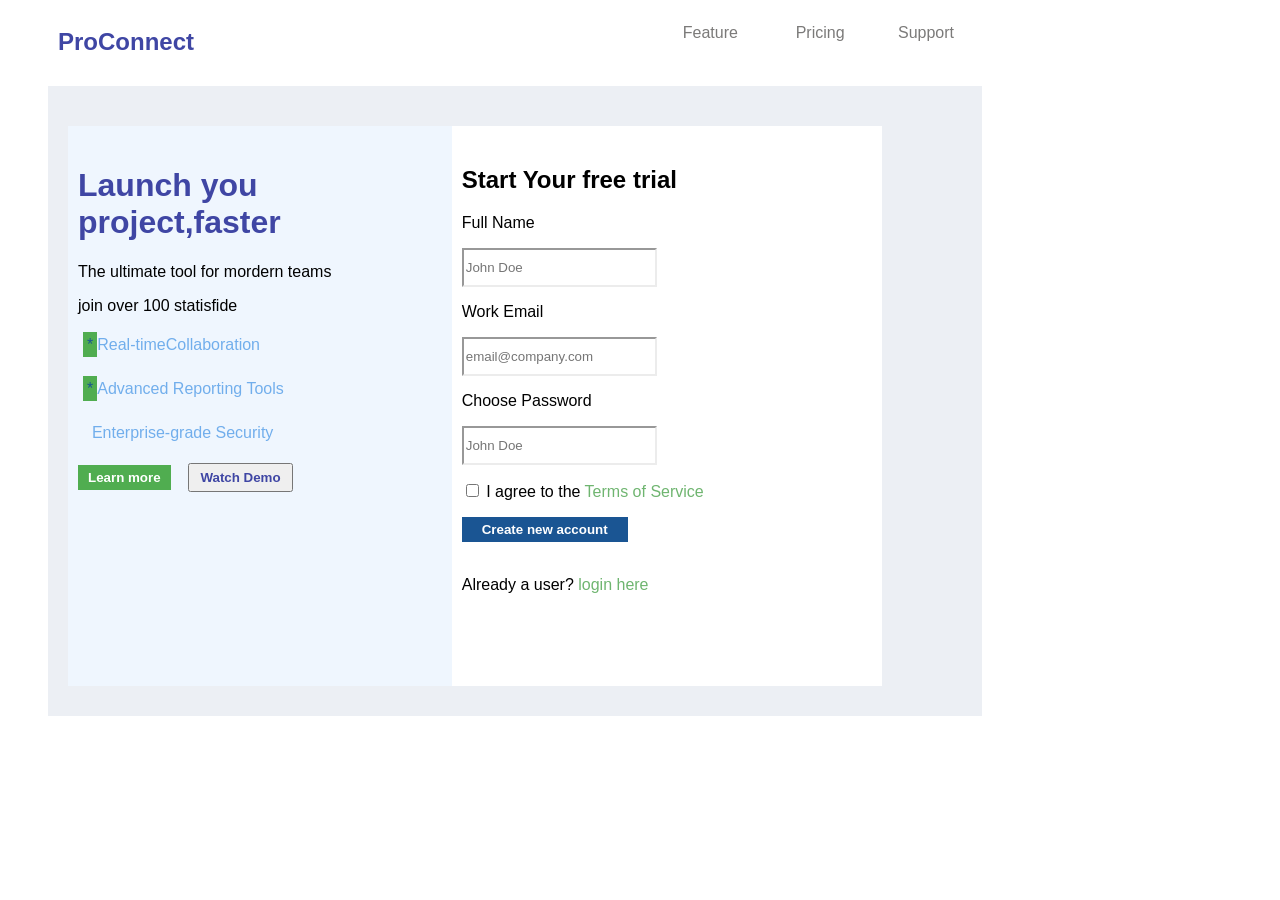
<file: Fall25-mid/qns-1-proconnect/index.html>
<!DOCTYPE html>
<html lang="en">

<head>
    <meta charset="UTF-8">
    <meta name="viewport" content="width=device-width, initial-scale=1.0">
    <title>Document</title>

    <link rel="stylesheet" href="style.css">

</head>

<body>
    <div id="p">
        <div id="pro">
            <h2 style="color: #3f46a4;">ProConnect</h2>
        </div>
        <div id="prorighr">
            <p style="color:#7b7a79;">Feature &numsp; &numsp; &numsp; &numsp; Pricing &numsp; &numsp; &numsp;
                &numsp;Support</p>
        </div>
    </div>



    <div id="top">
        

        <div id="div12">
            <div id="div1">
                <h1 style="color: #3f46a4;">Launch you project,faster</h1>
                <p>The ultimate tool for mordern teams</p>
                <p>join over 100 statisfide</p>
                <div id="checkbox">
                    <p class="icon"><span class="click">*</span><SPan
                            style="color: #71AEEC;">Real-timeCollaboration</SPan>
                    </p>
                    <p class="icon"><span class="click">*</span><SPan style="color: #71AEEC;">Advanced Reporting
                            Tools</SPan></p>
                    <p class="icon"> &numsp;<SPan style="color: #71AEEC;">Enterprise-grade Security</SPan></p>

                    <button id="button1">Learn more</button> &numsp;
                    <button id="button2">Watch Demo</button>

                </div>



            </div>





            <div id="div2">
                <h2>Start Your free trial</h2>

                <p>Full Name</p>
                <input type="test" name="" placeholder="John Doe" class="inputform">
                <p>Work Email</p>
                <input type="email" name="" placeholder="email@company.com" class="inputform">
                <p>Choose Password</p>
                <input type="password" name="" placeholder="John Doe" class="inputform">


                <p><input type="checkbox" name="" id=""> I agree to the <a href="" style="text-decoration: none;"><span
                            style="color: #6FB570;">Terms of
                            Service</span></a> </p>

                <button id="aa">Create new account</button>
                <br><br>
                <p>Already a user? <a href="" style="text-decoration: none;"><span style="color: #6FB570;">login
                            here</span></a></p>


            </div>
        </div>

    </div>

</body>

</html>
</file>
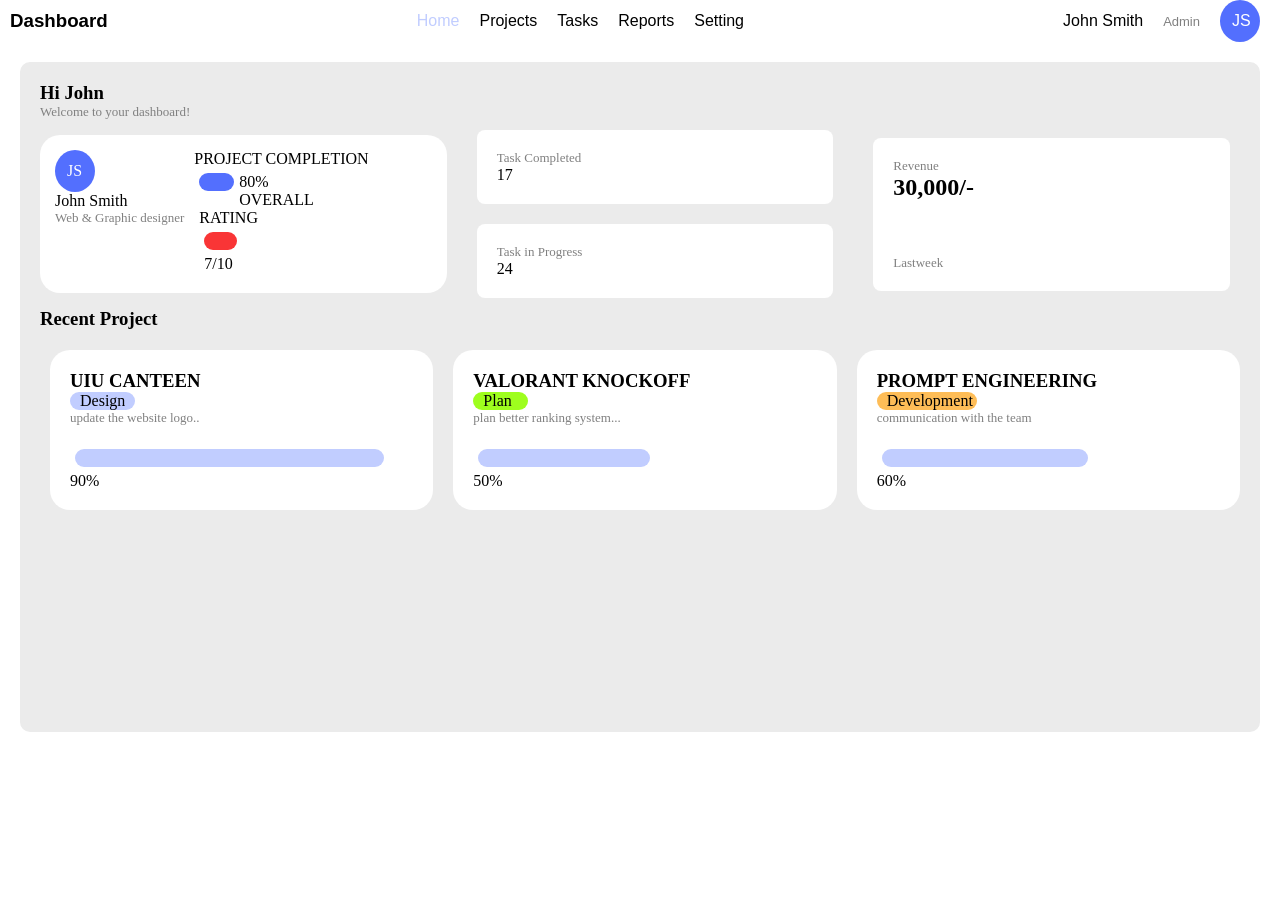
<file: Fall25-mid/qns-2-Dashboard/index.html>
<!DOCTYPE html>
<html lang="en">

<head>
    <meta charset="UTF-8">
    <meta name="viewport" content="width=device-width, initial-scale=1.0">
    <title>Document</title>
    <link rel="stylesheet" href="style.css">
</head>

<body>
    <div id="top">
        <div id="topleft">
            <h3>Dashboard</h3>
        </div>

        <div id="topmiddle">
            <p style="color:#C1CDFF ;">Home</p>
            <p>Projects</p>
            <p>Tasks</p>
            <p>Reports</p>
            <p>Setting</p>
        </div>

        <div id="topright">
            <p>John Smith </p>
            <p style="font-size: small;color: gray;">Admin</p>
            <div class="userdp">JS</div>

        </div>
    </div>


    <div id="middle">

        <div>
            <h3>Hi John</h3>
            <p style="font-size: small;color: grey;">Welcome to your dashboard!</p>
        </div>

        <div id="mid">
            <div id="div1">
                <div id="div1.1">

                    <div class="userdp">JS</div>
                    <p>John Smith </p>
                    <p style="font-size: small;color: gray;">Web & Graphic designer</p>

                </div>
                <div id="div1.2">

                    <P>PROJECT COMPLETION</P>
                    <div class="smallline" id="progress-80">

                    </div>
                    <div class="smallline">
                        <p>80%</p>

                        <P>OVERALL RATING</P>
                        <div class="smallline" id="progress-7">
                        </div>
                        <div class="smallline">
                            <p>7/10</p>


                        </div>
                    </div>


                </div>

            </div>



            <div id="div2">
                <div class="div21">
                    <p style="font-size: small;color: grey;">Task Completed</p>
                    <p>17</p>
                </div>
                <div class="div21">
                    <p style="font-size: small;color: grey;">Task in Progress</p>
                    <p>24</p>
                </div>


            </div>


            <div id="div3">
                <div class="div21">
                    <p style="font-size: small;color: grey;">Revenue</p>
                    <h2>30,000/-</h2><br><br><br>

                    <p style="font-size: small;color: grey;">Lastweek</p>

                </div>


            </div>
        </div>








        <h3>Recent Project</h3>

        <div id="final">


            <div class="box">

                <h3>UIU CANTEEN</h3>

                <div id="userdp1">Design</div>

                <p style="font-size: small;color: gray;">update the website logo.. </p><br>
                <div class="smallline" id="progress-90"></div>
                <p>90%</p>

            </div>



            <div class="box">

                <h3>VALORANT KNOCKOFF</h3>

                <div id="userdp2">Plan</div>

                <p style="font-size: small;color: gray;">plan better ranking system... </p><br>
                <div class="smallline" id="progress-50"></div>
                <p>50%</p>

            </div>



            <div class="box">

                <h3>PROMPT ENGINEERING</h3>

                <div id="userdp3">Development</div>

                <p style="font-size: small;color: gray;">communication with the team </p><br>
                <div class="smallline" id="progress-60"></div>
                <p>60%</p>

            </div>

        </div>


    </div>



</body>



</html>
</file>
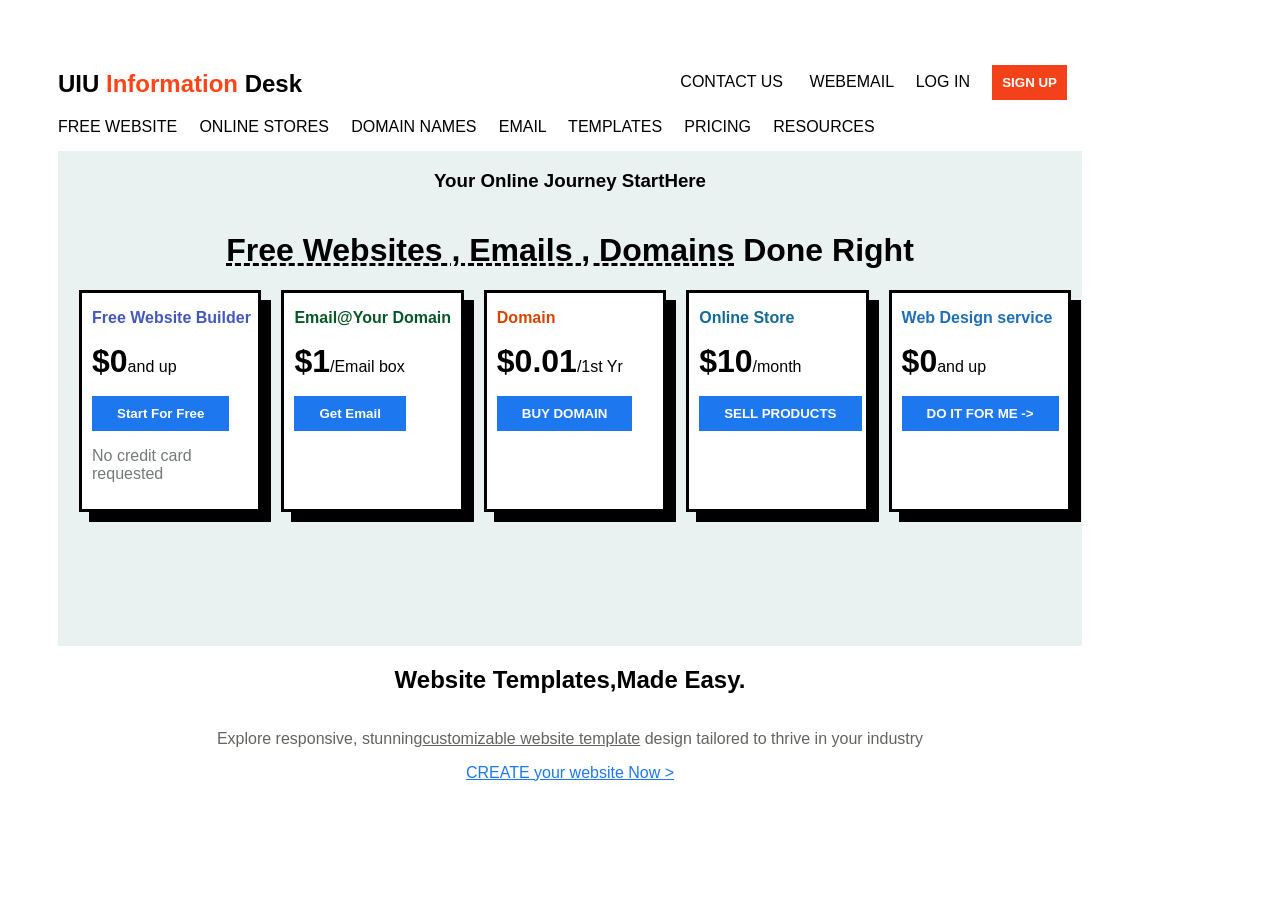
<file: spring25-mid/qns-1website/index.html>
<!DOCTYPE html>
<html lang="en">

<head>
    <meta charset="UTF-8">
    <meta name="viewport" content="width=device-width, initial-scale=1.0">
    <title>Document</title>
    <link rel="stylesheet" href="style.css">
</head>

<body>

<div id="all">

    <div id="top">
        <div id="topleft">
            <h2 style="font-family: Arial, Helvetica, sans-serif;">UIU <span style="color:#ff4419;">Information</span>
                Desk</h2>
        </div>

        <div id="topright">
            <a href="" style="text-decoration: none;color: black;">CONTACT US</a>&numsp; &numsp;
            <a href="" style="text-decoration: none;color: black;">WEBEMAIL</a>&numsp;&numsp;
            <a href="" style="text-decoration: none;color: black;">LOG IN</a>&numsp;&numsp;

            <BUtton id="button1">SIGN UP</BUtton>
        </div>
    </div>



    <div id="div2">
        <a href="" style="text-decoration: none;color: black;font-size: 0.4-large;">FREE WEBSITE</a>&numsp;&numsp;
        <a href="" style="text-decoration: none;color: black;">ONLINE STORES</a>&numsp;&numsp;
        <a href="" style="text-decoration: none;color: black;">DOMAIN NAMES</a>&numsp;&numsp;
        <a href="" style="text-decoration: none;color: black;">EMAIL</a>&numsp;&numsp;
        <a href="" style="text-decoration: none;color: black;">TEMPLATES</a>&numsp;&numsp;
        <a href="" style="text-decoration: none;color: black;">PRICING</a>&numsp;&numsp;
        <a href="" style="text-decoration: none;color: black;">RESOURCES </a>&numsp;&numsp;
    </div>


    <div id="div3">
        <h3>Your Online Journey StartHere</h3>
        <h1><SPan id="dotdot">Free Websites , Emails , Domains</SPan> Done Right</h1>

        <div id="div41">
            <div class="div4">
                <p id="f">Free Website Builder</p>
                <p><span style="font-size: xx-large;font-weight: bold;">$0</span>and up</p>
                <button class="button2">Start For Free </button>
                <p style="color: #757879;">No credit card requested</p>
            </div>

            <div class="div4">
                <p id="e">Email@Your Domain</p>
                <p><span style="font-size: xx-large;font-weight: bold;">$1</span>/Email box</p>
                <button class="button2">Get Email </button>
            </div>

            <div class="div4">
                <p id="d">Domain</p>
                <p><span style="font-size: xx-large;font-weight: bold;">$0.01</span>/1st Yr</p>
                <button class="button2">BUY DOMAIN </button>
            </div>



            <div class="div4">
                <p id="o">Online Store</p>
                <p><span style="font-size: xx-large;font-weight: bold;">$10</span>/month</p>
                <button class="button2">SELL PRODUCTS </button>

            </div>


            <div class="div4">
                <p id="w">Web Design service</p>
                <p><span style="font-size: xx-large;font-weight: bold;">$0</span>and up</p>
                <button class="button2">DO IT FOR ME -> </button>

            </div>

        </div>

    </div>




<div id="div5">
    <h2>Website Templates,Made Easy.</h2>
    <p style="color:#64635F ;">Explore responsive, stunning<span style="text-decoration: underline;">customizable website template</span> design tailored to thrive in your industry</p>
    <a href="" style="color: #1d78f0; ">
        CREATE your website Now >
    </a>
</div>


</div>

</body>

</html>
</file>
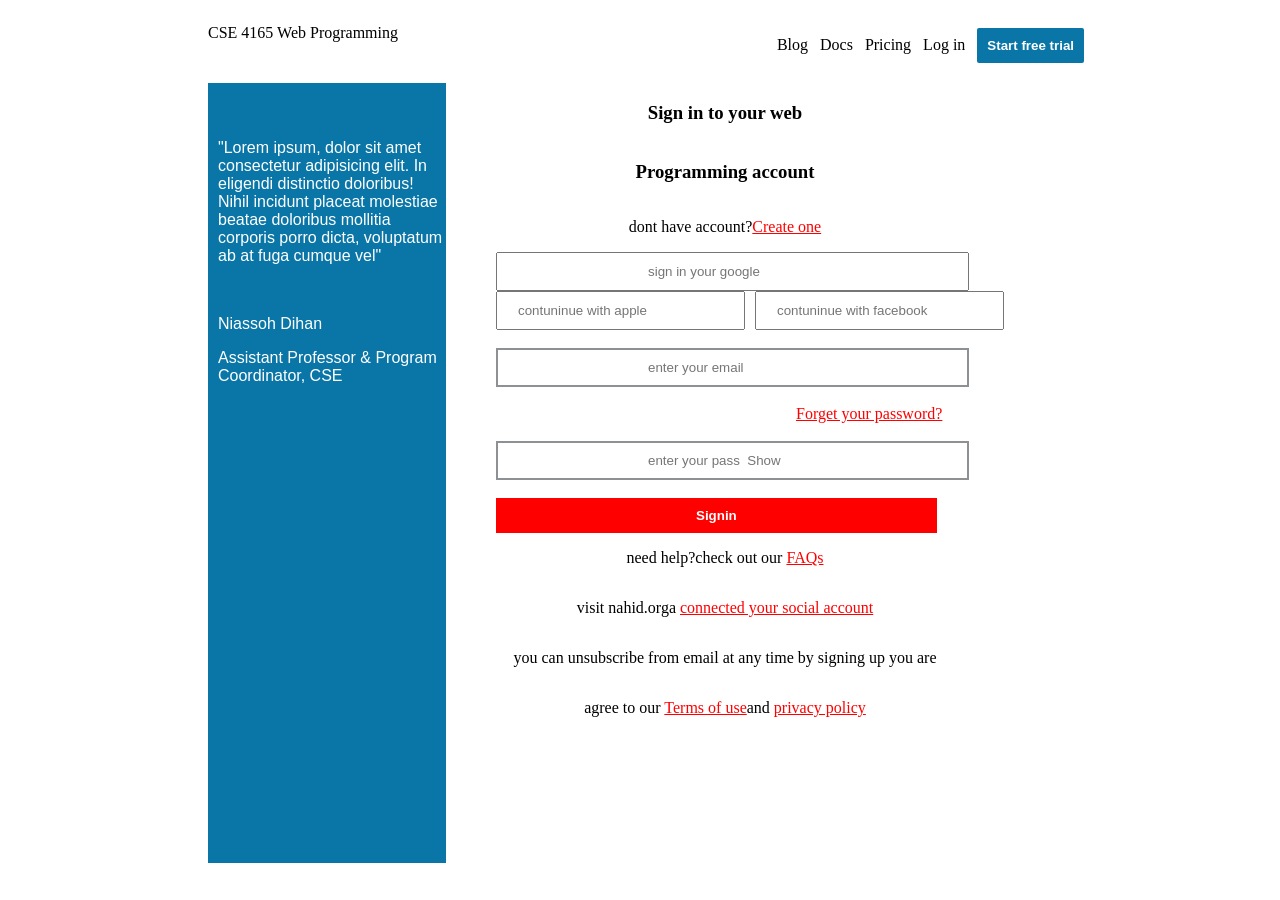
<file: spring25-mid/qns-2-Niassoh Dihan/index.html>
<!DOCTYPE html>
<html lang="en">

<head>
    <meta charset="UTF-8">
    <meta name="viewport" content="width=device-width, initial-scale=1.0">
    <title>Document</title>

    <link rel="stylesheet" href="style.css">

</head>

<body>
    <div id="all">

        <div id="top">

            <div id="topleft">
                <p>CSE 4165 Web Programming</p>
            </div>

            <div id="topright">
                <a href="" style="color: black;text-decoration: none;">Blog</a>&numsp;
                <a href="" style="color: black;text-decoration: none;">Docs</a>&numsp;
                <a href="" style="color: black;text-decoration: none;">Pricing</a>&numsp;
                <a href="" style="color: black;text-decoration: none;">Log in</a>&numsp;
                <button id="button1">Start free trial</button>
            </div>

        </div>


        <div id="box">
            <div id="left">
                <p>"Lorem ipsum, dolor sit amet consectetur adipisicing elit. In eligendi distinctio doloribus! Nihil
                    incidunt
                    placeat molestiae beatae doloribus mollitia corporis porro dicta, voluptatum ab at fuga cumque vel"
                </p>


                <br>
                <p>Niassoh Dihan</p>
                <p>Assistant Professor & Program Coordinator, CSE</p>

            </div>



            <div id="right">
                <div id="sign">
                    <h3>Sign in to your web</h3>
                    <h3>Programming account</h3>
                    <p>dont have account?<a href="" style="color: red;">Create one</a></p>
                </div>
                <input type="email" name="" placeholder="sign in your google" id="google">
                <div id="div1">
                    <div id="div11">
                        <input type="email" name="" placeholder="contuninue with apple" class="apple">
                    </div>
                    <div id="div12">
                        <input type="email" name="" placeholder="contuninue with facebook" class="apple">
                    </div>
                </div>


                <br><input type="email" style="background-color: 2px solid rgb(141, 145, 148);" name="" placeholder="enter your email" class="mail"><br>
                <br> <div id="for">
                <a href="" style="color: red;">Forget your password?</a><br>
</div>
                <br><input type="pass"  style="background-color: 2px solid rgb(141, 145, 148);" name=""    placeholder="enter your pass  Show" class="mail">


                <br> <br><button id="signn">Signin</button>

                <div id="div5">
                    <p>need help?check out our <a href="" style="color: red;">FAQs</a></p>

                    <p>visit nahid.orga <a href="" style="color: red;">connected your social account</a></p>

                    <p>you can unsubscribe from email at any time by signing up you are</p>
                    <p>agree to our <a href="" style="color: red;">Terms of use</a>and <a href=""
                            style="color: red;">privacy
                            policy</a></p>
                </div>
            </div>
        </div>

    </div>
</body>

</html>
</file>
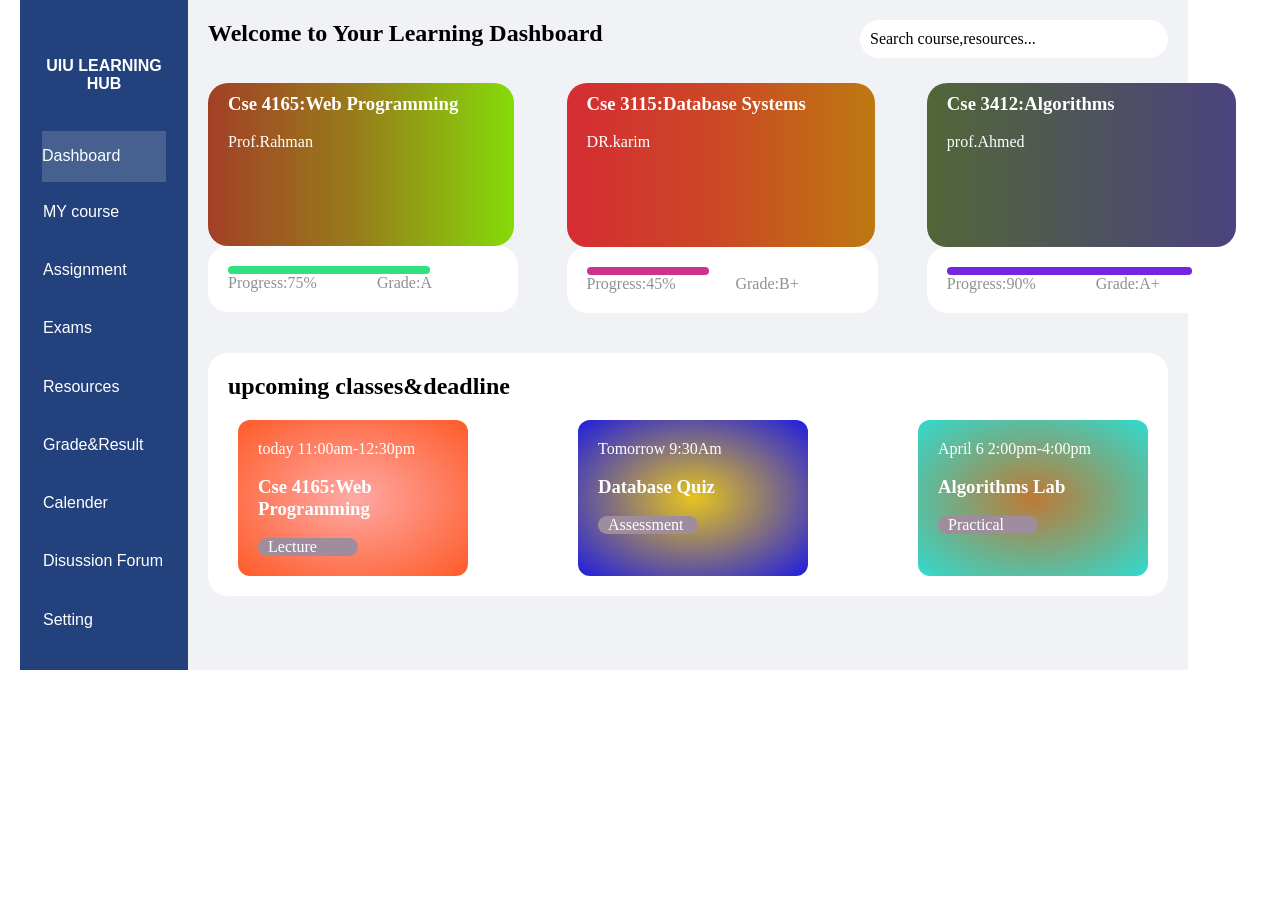
<file: summer25-mid/qns-1-uiuelms/index.html>
<!DOCTYPE html>
<html lang="en">

<head>
    <meta charset="UTF-8">
    <meta name="viewport" content="width=device-width, initial-scale=1.0">
    <title>Document</title>
    <link rel="stylesheet" href="style.css">
</head>

<body>
    <div class="form">
        <div class="uiu">
            <table>
                <tr>
                    <th>UIU LEARNING HUB</th>
                </tr>
                <tr>
                    <td id="board"> Dashboard</td>
                </tr>
                <tr>
                    <td>MY course</td>
                </tr>
                <tr>
                    <td>Assignment</td>
                </tr>
                <tr>
                    <td>Exams</td>
                </tr>
                <tr>
                    <td>Resources</td>
                </tr>
                <tr>
                    <td>Grade&Result</td>
                </tr>
                <tr>
                    <td>Calender</td>
                </tr>
                <tr>
                    <td>Disussion Forum</td>
                </tr>
                <tr>
                    <td>Setting</td>
                </tr>
                </tr>

            </table>

        </div>


        <div class="dash">
            <div id="wel">
            <h2>Welcome to Your Learning Dashboard</h2>

            <div id="search">
                <p>Search course,resources...</p>
            </div>
</div>

            <div id="dashall">

                <div class="dash1">
                    <div class="cse4165">
                        <h3>Cse 4165:Web Programming</h3><br>
                        <p>Prof.Rahman</p>

                    </div>

                    <div class="pro75">
                        <div id="box1">


                        </div>
                        <p style="color: #909090;">Progress:75% &emsp;&emsp; &emsp; Grade:A</p>

                    </div>

                </div>



                <div class="dash2">
                    <div class="cse165">
                        <h3>Cse 3115:Database Systems</h3><br>
                        <p>DR.karim</p>
                    </div>
                    <div class="pro75">
                        <div id="box2">

                        </div>
                        <p style="color: #909090;">Progress:45% &emsp;&emsp; &emsp; Grade:B+</p>
                    </div>

                </div>

                <div class="dash3">

                    <div class="cse65">
                        <h3>Cse 3412:Algorithms</h3><br>
                        <p>prof.Ahmed</p>
                    </div>
                    <div class="pro75">
                        <div id="box3">

                        </div>
                        <p style="color: #909090;">Progress:90% &emsp;&emsp; &emsp; Grade:A+</p>
                    </div>

                </div>

            </div>





            <div class="upcoming">
                <h2>upcoming classes&deadline</h2>

                <div id="up">

                    <div class="up1">

                        <p>today 11:00am-12:30pm</p><br>
                        <h3>Cse 4165:Web Programming</h3><br>
                        <p class="u">Lecture</p>




                    </div>



                    <div class="up2">

                        <p>Tomorrow 9:30Am </p><br>
                        <h3>Database Quiz</h3><br>
                        <p class="u">Assessment</p>



                    </div>

                    <div class="up3">



                        <p>April 6 2:00pm-4:00pm</p><br>
                        <h3>Algorithms Lab</h3><br>
                        <p class="u">Practical</p>



                    </div>

                </div>


            </div>



        </div>

    </div>


</body>

</html>
</file>
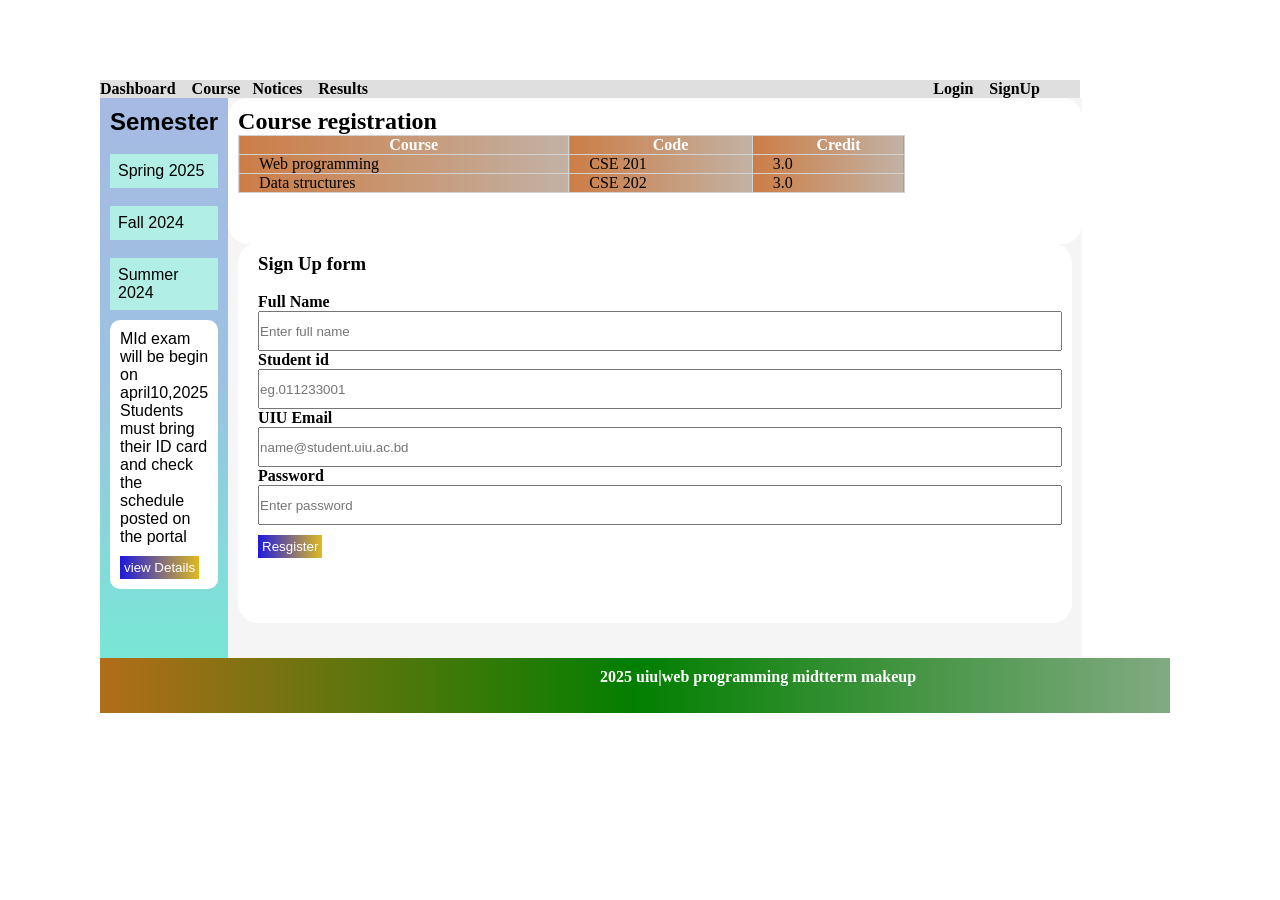
<file: summer25-mid/qns-2-Registration/index.html>
<!DOCTYPE html>
<html lang="en">

<head>
    <meta charset="UTF-8">
    <meta name="viewport" content="width=device-width, initial-scale=1.0">
    <title>Document</title>
    <link rel="stylesheet" href="style.css">
</head>

<body>
    <div id="final">
        <div id="all">
            <div id="dash">
                <div id="dash1">
                    <p>Dashboard &numsp; Course &numsp;Notices &numsp; Results</p>

                </div>

                <div id="right">
                    <p>Login &numsp; SignUp</p>
                </div>
            </div>

        </div>


        <div id="box">
            <div id="sem">
                <h2>Semester</h2><br>
                <p class="p">Spring 2025</p>
                <br><p class="p">Fall 2024</p><br>
                <P class="p">Summer 2024</P>

                <div id="notice">
                    <p>MId exam will be begin on april10,2025 Students must bring their ID card and check the schedule posted on the portal</p>
                    <button>view Details</button>
                </div>


            </div>


            <div id="course">


                <div id="tab">
                    <h2>Course registration</h2>
                    <div id="tab1">
                        <table style="width: 80%;">
                            <tr> 
                                <th style="color: white; ">Course</th>
                                <th style="color: white;">Code</th>
                                <th style="color: white;">Credit</th>
                            </tr>

                            <tr>
                                <td>Web programming</td>
                                <td>CSE 201</td>
                                <td>3.0</td>
                            </tr>
                            <tr>
                                <td>Data structures</td>
                                <td>CSE 202</td>
                                <td>3.0</td>
                            </tr>

                        </table>
                    </div>



                    <div id="form">
                        <h3>Sign Up form</h3><br>
                        <p> <b>Full Name</b> </p>
                        <input type="text" name="" placeholder="Enter full name" class="check">
                        <p> <b>Student id</b> </p>
                        <input type="text" name="" placeholder="eg.011233001" class="check">
                        <p> <b>UIU Email</b> </p>
                        <input type="email" name="" placeholder="name@student.uiu.ac.bd" class="check">
                        <p><b>Password</b></p>
                        <input type="password" name="" placeholder="Enter password" class="check">

                        <br><button>Resgister</button>

                    </div>


                </div>

            </div>


        </div>


        <div id="bottom">
            <p><b>2025 uiu|web programming midtterm makeup</b></p>
        </div>

    </div>


</body>

</html>
</file>
<file: Fall25-mid/qns-1-proconnect/style.css>
#p{
    margin-left: 40px;
    display: flex;
    justify-content: space-between;
    padding-left: 10px;
    padding-RIGHT: 10px;
    width: 70vw;
     font-family: Arial, Helvetica, sans-serif;
}

 
#top{
    
    margin-left: 40px;
    background-color: #ECEFF4;
    height: 70VH;
    width: 73vw;
    margin-right: 30px;
    
    
}

#div1{
    margin-top: 20px;
    margin-left: 20px;
    padding-top: 20px;
    padding-left: 10px;
    background-color: #EFF6FE;
    width: 40%;
    height: 60vh;
    
    font-family: Arial, Helvetica, sans-serif;

}

#div2{
    /*margin-top: 20px;*/
    background-color: white;
    width: 45%;
  
  margin-top: 20px;
    
    padding-top: 20px;
    padding-left: 10px;
    
}


#div12{
    padding-right: 0.1px;
    display: flex;
    padding-top: 20px;
    margin-top: 10px;
    border-radius: 90px;
    width: 70wv;
    font-family: Arial, Helvetica, sans-serif;
}



.icon{
color: #1a5593;
padding: 5px;
}
.click{
    padding: 4px;
    background-color: #50AD50;
}

#button1{
    background-color: #50AD50;
    border: none;
    color: white;
    padding-left: 10px;
    padding-right: 10px;
    padding-bottom: 5px;
    padding-top: 5px;
    font-weight: bold;
}
#button2{
    padding-bottom: 5px;
    padding-top: 5px;
   color:#3F46A4;
   padding-left: 10px;
    padding-right: 10px;
    font-weight: bold;
}


#aa{
    background-color: #1a5593;
    color: white;
   font-weight: bold;
    border: white;
    padding-left: 20px;
    padding-right: 20px;
    padding-top: 5px;
    padding-bottom: 5px;
}


.inputform{

padding-right: 20px;
padding-bottom: 10px;
padding-top: 10px;
    border-color: #ECECEC;
}
</file>
<file: Fall25-mid/qns-2-Dashboard/style.css>
*{
    margin: 0px;
    padding: 0px;
}

#top{
    display: flex;
    align-items: center;
    justify-content: space-between;
    
}
#topleft{
    float: left;
    font-family: Arial, Helvetica, sans-serif;
    margin-left: 10px;
}


#topmiddle{
    display: flex;
    font-family: Arial, Helvetica, sans-serif;
    align-items: center;
    gap: 20px;
}

#topright{
    display: flex;
    font-family: Arial, Helvetica, sans-serif;
    align-items: center;
    gap: 20px;
    margin-left: 10px;
}

.userdp{

    background-color: #536FFE;
    border-radius: 50%;
    color: white;
    width: 16px;
    padding: 12px;
margin-right:20px ;
}

#middle{
    margin-left: 60px;
    margin-right: 15px;
    background-color:#EBEBEB ;
    height: 70vh;
    padding: 20px;
    margin: 20px;
    border-radius: 10px;
    justify-content: center;
    align-items: center;
    
}
#progress-80{
    float: left ;
width:20%;
 background-color:#536FFE;
 height:2vh;
 border-radius:10px;
}
#progress-7{
width:20%;
 background-color:#F93536;
 height:2vh;
 border-radius:10px;
}

.smallline{
margin: 5px;
}

#div1{
   padding: 15px;
    display: flex;
    gap:10px;
    background-color: white;
    border-radius: 20px;
    width: 40%;
    height: 30%;

}

#div2{
   

width: 40%;
border-radius: 20px;
display: grid;

}

.div21{
    margin: 10px;
    background-color: white;
border-radius: 8px;
padding: 20px;
}

#div3{
   

width: 40%;
border-radius: 20px;
display: grid;
}

#mid{
    display: flex;
    justify-content: center;
    align-items: center;
    gap: 20px;
}



.box{

border-radius: 20px;
 width: 150%;
    background-color: white;
margin-bottom: 20px;
padding: 20px;
}


#userdp1{
background-color: #C1CDFF;
padding-left: 10px;
width: 55px;
border-radius: 20px;
}

#userdp2{
    background-color: #9EFE1E;
    padding-left: 10px;
    width: 45px;
border-radius: 15px;
}

#userdp3{
   background-color:#FEBD57 ; 
   padding-left: 10px;
   width: 90px;
border-radius: 20px;
}

#progress-90{
    background-color:#C1CDFF ;
    width: 90%;
    height:2vh;
 border-radius:10px;
}

#progress-50{
    background-color:#C1CDFF ;
    width: 50%;
    height:2vh;
 border-radius:10px;
}

#progress-60{
    background-color:#C1CDFF ;
    width: 60%;
    height:2vh;
 border-radius:10px;
}


#final{
    margin-top: 20px;
    margin-left: 10px;
    display: flex;
    justify-content: space-between;
   gap: 20px;
}.
</file>
<file: spring25-mid/qns-1website/style.css>
#top{
    display: flex;
    justify-content: space-between;
}

#button1{
    background-color: #f3421a;
    color: white;
    border: none;
    font-weight: bold;
    padding: 10px;
}


#topright{
    font-family: Arial, Helvetica, sans-serif;
    margin: 15px;
    gap: 50px;
}


#div2{
    font-family: Arial, Helvetica, sans-serif;
    margin: 0px;
    gap: 20px;
}
#dotdot{
    
    text-decoration: underline;
    text-decoration-style: dashed;
}

.button2{
    background-color: #1d78f0;
    color: white;
    font-weight: bold;
    border: none;
    padding: 10px  25px 10px 25px;
}


.div4{
    margin-left: 10px;
    padding-bottom: 10px;
    padding-left:10px ;
    width: 13vw; 
     border: 3px solid black;
    box-shadow: 10px 10px  black ;
    background-color: white;
}

#div41{
   display: flex;
   gap: 10px;
}


#div3{
    margin-top: 15px;
    background-color:#EAF1F1 ;
    display: flex;
    flex-direction: column;
    align-items: center; 
    height: 55vh;
}



#all{
    font-family: Arial, Helvetica, sans-serif;

    width: 80vw;
    height: 70vh;
    margin:50px ;
}

 #div5{
    font-family: Arial, Helvetica, sans-serif;
    display: flex;
    flex-direction: column;
    align-items: center;
 }
#f{
    font-family: Arial, Helvetica, sans-serif;
    color: #4358b8;
    font-weight: bold;
}
#e{
    font-family: Arial, Helvetica, sans-serif;
    color: #075627;
    font-weight: bold;
}
#d{
    font-family: Arial, Helvetica, sans-serif;
    color: #d84400;
    font-weight: bold;
}
#o{
    font-family: Arial, Helvetica, sans-serif;
    color: #136A94 ;
    font-weight: bold;
}
#w{
    font-family: Arial, Helvetica, sans-serif;
    color: #206fb4;
    font-weight: bold;
}
</file>
<file: spring25-mid/qns-2-Niassoh Dihan/style.css>
#all{

    margin-left: 200px;
    background-color:white;
    width: 70vw;
   
}
#top{
    display: flex;
    justify-content: space-between;
}
#topright{
    margin: 20px;
gap: 20px;

}

#button1{
    background-color: #0976a7;
    padding: 10px;
    color: white;
    font-weight: bold;
    border: none;
    border-radius: 2px;
}

#left{
    padding-bottom: 20px;
    padding-top: 40px;
    padding-left: 10px;
    width: 20vw;
    height: 80vh;
    background-color: #0976a7;
    color: white;
    font-family: Arial, Helvetica, sans-serif;
}

#div1{
    display: flex;

}


#google{
    padding: 10px 150px 10px 150px;
    margin-left: 50px;
}

#div1{
    margin-left: 50px;
    gap: 10px;
}
#div2{
    margin-left: 50px;
}

.apple{
    /*margin-left: 47px;*/
    padding: 10px 56px 10px 20px;
}

.mail{
    margin-left: 50px;
    padding: 10px 150px 10px 150px;
    border: 2px solid rgb(141, 145, 148);
}


#right{
    padding-right: 100px;
    align-items: center;
    height: 85vh;
    background-color:white;
}

#box{
   
    display: flex;
}


#sign{
    display: flex;
    flex-direction: column;
    align-items: center;
}
#div5{
    display: flex;
    flex-direction: column;
align-items: center;
}


#signn{
    margin-left: 50px;
     padding: 10px 200px 10px 200px;
     background-color: red;
     color: white;
     font-weight: bold;
     border: none;
}

#for{
    margin-left: 350px;
}

.btn{
    background-color: white;
    border: 2px solid rgb(141, 145, 148);
    border-radius: 3px;
    width: 100%;
    padding: 5px 0px;
    margin-top: 20px;
}

#show{
    position: absolute;
    bottom: 10px;
    right: 20px;
}
</file>
<file: summer25-mid/qns-1-uiuelms/style.css>
* {
    margin: 0px;
}

.form {

    display: flex;


}


.uiu {
    display: flex;
    background-color: #23427D;
    color: white;
    font-family: Arial, Helvetica, sans-serif;
    height: 70vh;
    width: 10%;
    padding: 20px;
    cursor: pointer;
    margin-left: 20px;

}

.dash {
    background-color: #F1F2F6;
    padding: 20px;
    width: 75%;

}


#dashall {
    display: flex;
    gap: 120px;

}



.cse4165 {
    margin-top: 25px;
    width: 120%;
    border-radius: 20px;
    color: white;
    padding-top: 10px;
    padding-left: 20px;
    padding-bottom: 40%;
    background-image: linear-gradient(to right, #a23f26, #977F1B, #85DB09);
}

.pro75 {
    width: 113%;
    padding: 20px;
    margin-bottom: 20px;
    background-color: white;
    border-radius: 20px;

}

.cse165 {
    margin-top: 25px;
    width: 120%;
    border-radius: 20px;
    color: white;
    padding-top: 10px;
    padding-left: 20px;
    padding-bottom: 40%;
    background-image: linear-gradient(to right, #D52C33, #CB4925, #BD7910);
}

.cse65 {
    margin-top: 25px;
    width: 120%;
    border-radius: 20px;
    color: white;
    padding-top: 10px;
    padding-left: 20px;
    padding-bottom: 40%;
    background-image: linear-gradient(to right, #526638, #4F545A, #4B437F);
}

#box {
    float: left;
    width: 10%;
    background-color: #536FFE;
    height: 2vh;
    border-radius: 10px;
}


#box1 {
    background-color: #2FE27F;
    width: 75%;
    height: 8px;
    border-radius: 10px;
}

#box2 {
    background-color: #CC328E;
    width: 45%;
    height: 8px;
    border-radius: 10px;
}

#box3 {
    background-color: #7426DF;
    width: 90%;
    height: 8px;
    border-radius: 10px;
}

.upcoming {
    margin-top: 20px;
    padding: 20px;
    background-color: white;
    gap: 20px;
    border-radius: 20px;
}


#up {

    display: flex;
    gap: 100px;
}


.up1 {
    color: white;
    margin-top: 20px;
    margin-left: 10px;
    padding: 20px;
    width: 40%;
    border-radius: 12px;
    background-image: radial-gradient(#FEA9A5, #FE5B28);
}

.up2 {
    color: white;
    margin-top: 20px;
    margin-left: 10px;
    padding: 20px;
    width: 40%;
    border-radius: 12px;
    background-image: radial-gradient(#E7C41D, #1F1DDF);
}

.up3 {
    color: white;
    margin-top: 20px;
    margin-left: 10px;
    padding: 20px;
    width: 40%;
    border-radius: 12px;
    background-image: radial-gradient(#BE7935, #30DBCF);
}


#board {
    padding: 0px;
    background-color: #466090;
}


#search {

    background-color: white;
    border-radius: 20px;
    padding: 10px;
    width: 30%;
    padding-left: 10px;
}

#wel {
    display: flex;
    justify-content: space-between;
}

.u {
    background-color: #9F8D9E;
    border-radius: 20px;
    width: 90px;
    padding-left: 10px;
}
</file>
<file: summer25-mid/qns-2-Registration/style.css>
*{
    margin: 0;
    padding: 0;
}

#all{
    
    margin-top: 50px;
    background-color:#DFDFDF ;
    padding-right: 40px;
    font-weight: bold;
}

#dash{
    display: flex;
justify-content: space-between;
}

#sem{
    padding: 10px;
    background-image:linear-gradient(to top,#78E7D6,#9CC2E1,#A6BAE3) ;
height: 60vh;
width: 200%;
font-family: Arial, Helvetica, sans-serif;
}



#notice{
    margin-top: 10px;
background-color: white;
border-radius: 10px;
padding: 10px;
}

table,th,td{
    background-image: linear-gradient(to right,#CC7D46,#C2B2A4);
    border: 1px solid  rgb(210, 210, 210);
    border-collapse: collapse;
padding-left: 20px;
    
}

#tab{
    background-color:white;
    height: 14vh;
    border-radius: 20px;
    padding: 10px;
   
}

#form{
    padding: 10px;
    margin-top: 50px;
    padding-left: 20px;
    background-color: white;
border-radius: 20px;
height: 40vh;
}

button{
    margin-top: 10px;
    color: white;
    border: none;
    padding: 4px;
    background-image: linear-gradient(to right,#1E19DF,#DEBB20);
}

#course{
    width: 6000px;
    background-color: #F5F5F5;

}

#box{
    display: flex;

}

.check{
    width: 800px;
    height: 4vh;
}

#bottom{
    padding-left: 500px;
    padding-top:10px;
    align-items: center;
    width: 44.5vw;
    height: 5vh;
    color: white;
background-image: linear-gradient(to right,#B26D19,#027F00,#82AA82);
}


.p{
    background-color: #B1EEE6;
    padding: 8px;

}


#final{
    margin-top: 80px;
   margin-bottom: 100px;
   margin-left: 100px;
   margin-right: 200px;
}
</file>
